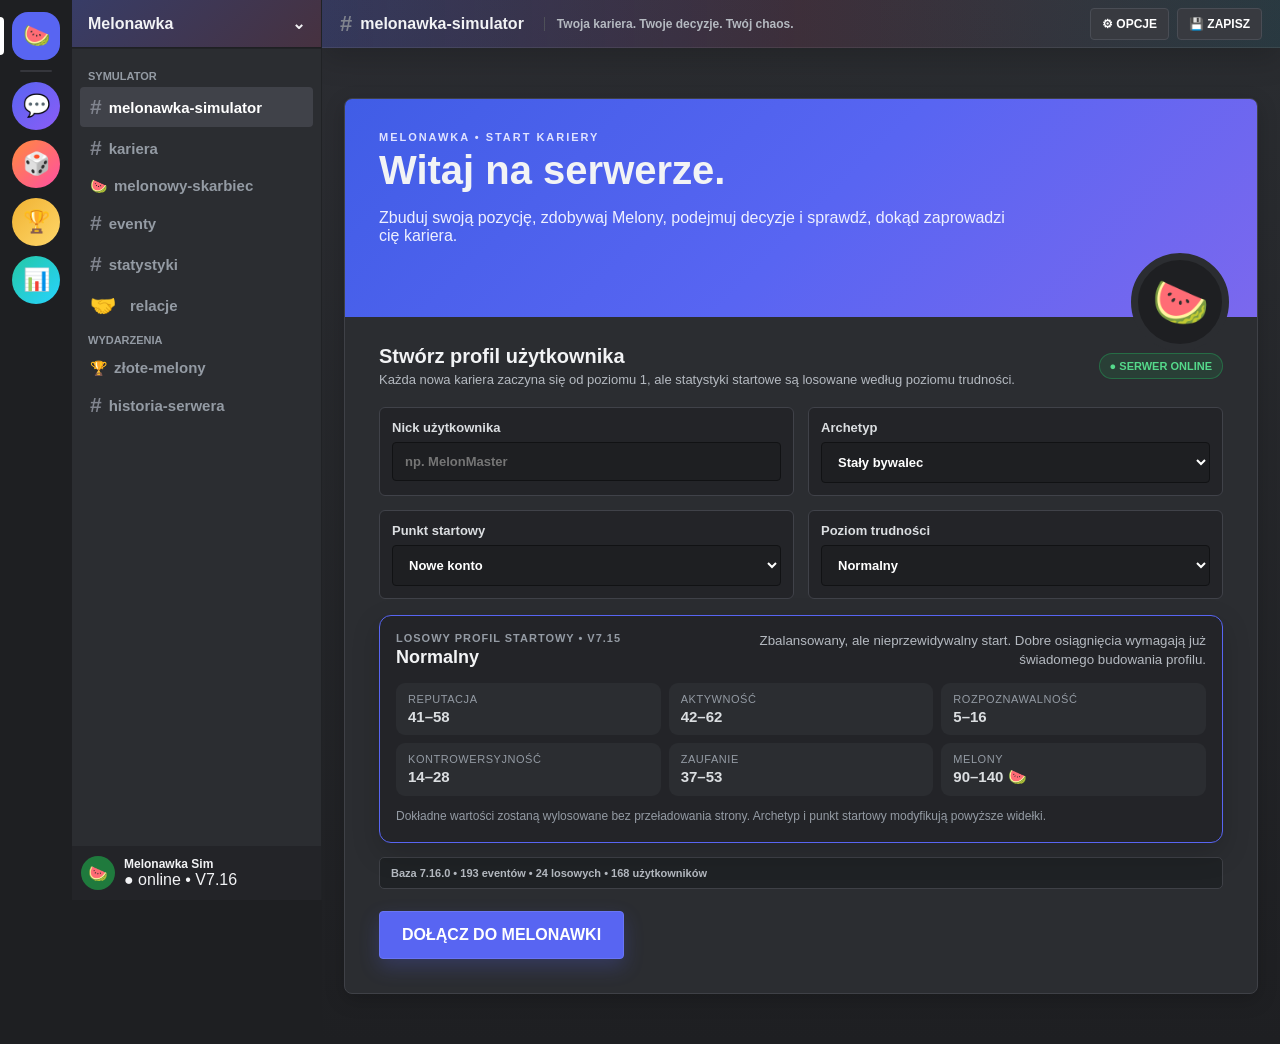
<file: index.html>
<!doctype html>
<html lang="pl">
<head>
<meta charset="utf-8"><meta name="viewport" content="width=device-width,initial-scale=1">
<meta name="theme-color" content="#313338">
<title>Melonawka Użytkownik Simulator</title>
<link rel="canonical" href="https://melonawkasimulator.pl/">
<meta property="og:url" content="https://melonawkasimulator.pl/">
<meta property="og:title" content="Melonawka Użytkownik Simulator">
<meta property="og:type" content="website">
<link rel="manifest" href="manifest.json">
<link rel="icon" href="icon.svg" type="image/svg+xml">
<link rel="stylesheet" href="styles-v7.css?v=7.16.0">
<link rel="stylesheet" href="discord-v74.css?v=7.16.0">
<link rel="stylesheet" href="discord-nav-v75.css?v=7.16.0">
<link rel="stylesheet" href="game-options-v77.css?v=7.16.0">
<link rel="stylesheet" href="achievements-v78.css?v=7.16.0">
<link rel="stylesheet" href="start-balance-v79.css?v=7.16.0">
<link rel="stylesheet" href="color-v710.css?v=7.16.0">
<link rel="stylesheet" href="gala-fix-v711.css?v=7.16.0">
<link rel="stylesheet" href="gala-fix-v712.css?v=7.16.0">
<link rel="stylesheet" href="relations-v715.css?v=7.16.0">
</head>
<body>
<div class="discord-shell">
  <nav class="server-rail" aria-label="Serwery">
    <div class="server-icon active" title="Melonawka">🍉</div>
    <div class="server-divider"></div>
    <div class="server-icon" title="Społeczność">💬</div>
    <div class="server-icon" title="Eventy">🎲</div>
    <div class="server-icon" title="Złote Melony">🏆</div>
    <div class="server-icon" title="Statystyki">📊</div>
  </nav>

  <aside class="channel-sidebar">
    <div class="server-title"><span>Melonawka</span><span>⌄</span></div>
    <div class="channels">
      <div class="channel-group">Symulator</div>
      <div class="channel active">melonawka-simulator</div>
      <div class="channel">kariera</div>
      <div class="channel wallet">melonowy-skarbiec</div>
      <div class="channel">eventy</div>
      <div class="channel">statystyki</div>
      <div class="channel-group">Wydarzenia</div>
      <div class="channel special">złote-melony</div>
      <div class="channel">historia-serwera</div>
    </div>
    <div class="discord-userbar"><div class="mini-avatar">🍉</div><div class="mini-user"><strong>Melonawka Sim</strong><div class="version-v716">● online • V7.16</div></div></div>
  </aside>

  <main class="discord-main">
    <header class="discord-topbar">
      <div class="channel-title"><span class="hash">#</span><span>melonawka-simulator</span><span class="channel-desc">Twoja kariera. Twoje decyzje. Twój chaos.</span></div>
      <div class="discord-actions"><button class="btn small" id="optionsBtn">⚙ OPCJE</button><button class="btn small" id="saveBtn">💾 ZAPISZ</button></div>
    </header>

    <div class="app">
      <section id="startScreen" class="start panel">
        <div class="discord-hero"><div class="eyebrow">MELONAWKA • START KARIERY</div><h2>Witaj na serwerze.</h2><p>Zbuduj swoją pozycję, zdobywaj Melony, podejmuj decyzje i sprawdź, dokąd zaprowadzi cię kariera.</p></div>
        <div class="start-inner">
          <div class="welcome-row"><div><h3>Stwórz profil użytkownika</h3><p>Każda nowa kariera zaczyna się od poziomu 1, ale statystyki startowe są losowane według poziomu trudności.</p></div><div class="online-pill">● SERWER ONLINE</div></div>
          <div class="form-grid">
            <label>Nick użytkownika<input id="nicknameInput" maxlength="28" placeholder="np. MelonMaster"></label>
            <label>Archetyp<select id="archetypeInput"><option value="lurker">Cichy obserwator</option><option value="regular" selected>Stały bywalec</option><option value="memer">Memiarz</option><option value="debater">Dyskutant</option><option value="helper">Pomocny użytkownik</option></select></label>
            <label>Punkt startowy<select id="startPointInput"><option value="fresh" selected>Nowe konto</option><option value="known">Znajomy ekipy (bonus społeczny)</option><option value="veteran">Powrót po przerwie (bonus społeczny)</option></select></label>
            <label>Poziom trudności<select id="difficultyInput"><option value="easy">Luźny</option><option value="normal" selected>Normalny</option><option value="hard">Melonawka Hardcore</option></select></label>
          </div>
          <div id="startBalancePreviewV79" class="start-balance-v79 start-balance-v715" aria-live="polite"></div>
          <div class="db-status" id="dbStatusStart">Ładowanie bazy eventów…</div>
          <button class="btn primary big" id="startBtn" disabled>DOŁĄCZ DO MELONAWKI</button>
        </div>
      </section>

      <section id="gameScreen" class="hidden">
      <div class="grid">
        <aside class="col">
          <div class="panel profile"><div class="avatar">🍉</div><h2 id="profileNick">Użytkownik</h2><div class="role" id="profileRole">NOWICJUSZ</div>
            <div class="numbers"><div><span>LVL</span><strong id="levelValue">1</strong></div><div><span>STAŻ</span><strong id="tenureValue">0 tyg.</strong></div><div><span>PUNKTY</span><strong id="scoreValue">0</strong></div></div>
            <div class="level-progress-wrap"><div class="level-progress-head"><span>POSTĘP POZIOMU</span><b id="levelProgressText">0 / 300 XP do poziomu 2</b></div><div class="level-progress"><div id="levelProgressFill"></div></div></div>
            <div class="mini"><div><span>Status</span><b id="statusValue">Aktywny</b></div><div><span>Melony</span><b id="moneyValue">100</b></div><div><span>Seria</span><b id="streakValue">0</b></div></div>
          </div>
          <div class="panel stats"><h3>PARAMETRY UŻYTKOWNIKA</h3><div id="statsBars" class="bars"></div></div>
        </aside>

        <main class="col">
          <div class="panel turn"><div><div class="eyebrow">OKRES • ROK <span id="calendarYearValue">2026</span></div><h2 id="turnTitle">TYDZIEŃ 1</h2><p id="turnSubtitle">Pierwszy tydzień na Melonawce</p></div><button class="btn primary" id="nextEventBtn">LOSUJ EVENT</button></div>
          <div class="panel event" id="eventCard"><div class="category" id="eventCategory">START</div><h2 id="eventTitle">Wszystko przed tobą.</h2><p id="eventDescription">Kliknij „Losuj event”, aby rozpocząć historię użytkownika.</p><div id="choiceGrid" class="choices" style="grid-template-columns:repeat(2,minmax(0,1fr))"></div><div id="eventResult" class="result hidden"></div></div>
          <div class="panel history"><div class="section-head"><div><div class="eyebrow">HISTORIA</div><h3>Twoja Melonawka</h3></div><button class="btn small" id="clearHistoryBtn">WYCZYŚĆ</button></div><div id="historyList" class="history-list"></div></div>
        </main>

        <aside class="col side">
          <div class="panel summary"><div class="eyebrow">BILANS KARIERY</div><div class="summary-grid"><div><span>Eventy</span><strong id="eventsCount">0</strong></div><div><span>Pozytywne</span><strong id="goodChoices">0</strong></div><div><span>Negatywne</span><strong id="badChoices">0</strong></div><div><span>Zdarzenia losowe</span><strong id="autoEventsCount">0</strong></div><div><span>Najwyższy LVL</span><strong id="bestLevel">1</strong></div></div></div>
          <div class="panel milestones"><h3>OSIĄGNIĘCIA</h3><div id="milestonesList" class="milestones-list"></div></div>
          <div class="panel career-goals"><h3>MOŻLIWE ZAKOŃCZENIA</h3><div class="goal moderator"><b>🛡️ ZOSTAJESZ MODERATOREM</b><span>LVL 10+, reputacja 75+, zaufanie 80+, kontrowersyjność maks. 35 i co najmniej 26 tygodni. Od V7.14 każdy kolejny poziom wymaga większej liczby XP.</span></div><div class="goal ban"><b>🔨 DOSTAJESZ BANA!</b><span>Reputacja lub zaufanie spada do 3 albo kontrowersyjność dobija do 98.</span></div></div>
          <div class="panel golden-melons-card"><div class="eyebrow">COROCZNA GALA</div><h3>🏆 ZŁOTE MELONY</h3><div class="gala-year">Edycja <strong id="goldenMelonsYear">2026</strong></div><p id="goldenMelonsStatus">Gala uruchomi się automatycznie w 52. tygodniu.</p><button class="btn wide gold" id="goldenMelonsBtn">PODGLĄD GALI</button></div>
          <div class="panel quick"><h3>SZYBKIE AKCJE</h3><div class="db-status" id="dbStatusGame">Ładowanie bazy eventów…</div><button class="btn wide" id="exportSaveBtn">⬇ EKSPORTUJ ZAPIS</button><label class="btn wide filebtn">⬆ IMPORTUJ ZAPIS<input type="file" id="importSaveInput" accept=".json"></label><button class="btn wide danger" id="newCareerBtn">↻ NOWA KARIERA</button></div>
        </aside>
      </div>
      </section>
    </div>
  </main>
</div>

<div id="optionsModal" class="modal hidden"><div class="modal-window"><div class="modal-head"><div><div class="eyebrow">USTAWIENIA</div><h2>Opcje i zapis</h2></div><button class="close" data-close="optionsModal">×</button></div><div id="v77OptionsMount"></div></div></div>

<div id="goldenMelonsModal" class="modal hidden"><div class="modal-window gala-window"><div class="modal-head"><div><div class="eyebrow">GALA OD 2026 ROKU</div><h2>🏆 Złote Melony <span id="galaModalYear">2026</span></h2></div><button class="close" data-close="goldenMelonsModal">×</button></div><div class="gala-layout">
  <section><h3>UŻYTKOWNICY SERWERA</h3><p class="gala-help">Lista jest wczytywana automatycznie z pliku <code>data/users.txt</code>. Jeden nick = jedna linia. Nick aktywnej kariery uczestniczy w gali także wtedy, gdy nie ma go na tej liście.</p><div id="galaUsersList" class="gala-users-list"></div></section>
  <section><h3>KATEGORIE ZŁOTYCH MELONÓW</h3><div id="galaResults" class="gala-results"><div class="hint">W 52. tygodniu gala uruchomi się automatycznie i rozstrzygnie wszystkie kategorie.</div></div><p class="gala-once-note">Każda kategoria otrzymuje 3 nominowanych i jednego zwycięzcę. Wyniki są sortowane malejąco, a pierwsze miejsce jest zwycięzcą. Aktywny gracz zawsze jest w puli kandydatów. Podczas jednej gali ta sama osoba może wygrać maksymalnie jedną kategorię.</p></section>
</div></div></div>

<div id="endingModal" class="modal hidden"><div class="modal-window ending-window"><div class="ending-icon" id="endingIcon">🏁</div><div class="eyebrow">KONIEC KARIERY</div><h2 id="endingTitle">KARIERA ZAKOŃCZONA</h2><p id="endingText"></p><button class="btn primary big" id="endingNewCareerBtn">ROZPOCZNIJ NOWĄ KARIERĘ OD POZIOMU 1</button></div></div>
<div id="toast" class="toast hidden"></div>
<script src="game-options-v77.js?v=7.16.0"></script>
<script src="app-v714.js?v=7.16.0"></script>
<script src="melon-economy-v716.js?v=7.16.0"></script>
<script src="discord-nav-v75.js?v=7.16.0"></script>
<script src="users-live-v751.js?v=7.16.0"></script>
<script src="achievements-v79.js?v=7.16.0"></script>
<script src="start-balance-v715.js?v=7.16.0"></script>
<script src="v716-systems.js?v=7.16.0"></script>
<script src="relations-v715.js?v=7.16.0"></script>
<script src="gala-fix-v712.js?v=7.16.0"></script>
<script src="gala-sync-v714.js?v=7.16.0"></script>
</body></html>
</file>
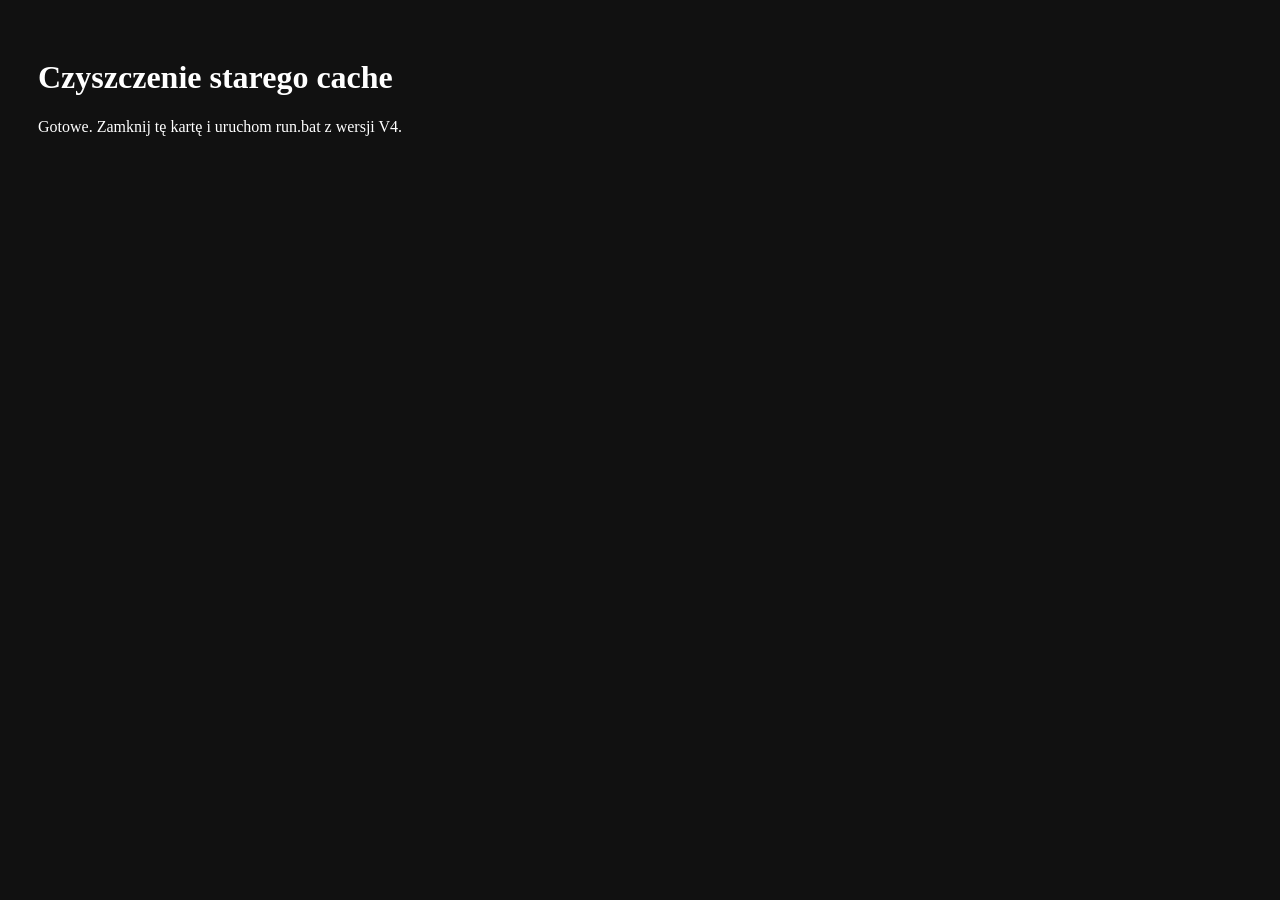
<file: wyczysc-cache.html>
<!doctype html><html lang="pl"><meta charset="utf-8"><title>Czyszczenie cache Melonawka</title><body style="font-family:Segoe UI;background:#111;color:white;padding:30px"><h1>Czyszczenie starego cache</h1><p id="s">Trwa...</p><script>(async()=>{try{for(const r of await navigator.serviceWorker.getRegistrations())await r.unregister();for(const k of await caches.keys())await caches.delete(k);document.getElementById('s').textContent='Gotowe. Zamknij tę kartę i uruchom run.bat z wersji V4.'}catch(e){document.getElementById('s').textContent='Błąd: '+e}})()</script></body></html>
</file>
<file: styles-v7.css>
:root{--bg:#0d0b10;--panel:#17131b;--panel2:#201822;--text:#f7f2f7;--muted:#ad9fad;--accent:#ff5a8a;--green:#76e06d;--danger:#d95362;--line:#3a2c3d;--shadow:0 18px 45px rgba(0,0,0,.35)}
*{box-sizing:border-box}html,body{margin:0;min-height:100%;background:radial-gradient(circle at 20% 10%,rgba(255,90,138,.14),transparent 32%),radial-gradient(circle at 85% 20%,rgba(118,224,109,.12),transparent 28%),linear-gradient(180deg,#0a080d,#100c12 45%,#09070b);color:var(--text);font-family:Segoe UI,Arial,sans-serif}
button,input,select,textarea{font:inherit}.hidden{display:none!important}.app{max-width:1720px;margin:auto;padding:18px}.topbar{display:flex;justify-content:space-between;align-items:center;gap:20px;padding:15px 18px;border:1px solid #4b3344;background:rgba(20,14,21,.9);box-shadow:var(--shadow);position:sticky;top:8px;z-index:10;backdrop-filter:blur(12px)}.brand{display:flex;align-items:center;gap:14px}.brand-logo{width:50px;height:50px;border-radius:14px;display:grid;place-items:center;background:#161016;border:1px solid #5c4052;font-size:29px}.brand h1{font-size:23px;margin:0}.subtitle{font-size:12px;color:var(--muted);margin-top:3px}.actions{display:flex;gap:8px;flex-wrap:wrap}
.panel{background:linear-gradient(180deg,rgba(29,22,31,.96),rgba(18,14,20,.96));border:1px solid var(--line);box-shadow:var(--shadow)}.btn{border:1px solid #5a4354;background:linear-gradient(180deg,#2a202c,#1a151c);color:#fff;padding:10px 14px;font-weight:800;cursor:pointer}.btn:hover{filter:brightness(1.13);border-color:#8c617b}.btn.primary{background:linear-gradient(135deg,#f34f82,#bd315f);border-color:#ff76a1}.btn.green{background:linear-gradient(135deg,#348d56,#246841);border-color:#63dc8b}.btn.danger{background:linear-gradient(135deg,#9b263a,#6f1b29);border-color:#c54a5e}.btn.small{padding:8px 11px;font-size:12px}.btn.wide{width:100%;margin-top:8px}.btn.big{padding:14px 22px;margin-top:22px}
.start{max-width:900px;margin:60px auto;padding:34px}.eyebrow{font-size:11px;color:var(--accent);font-weight:900;letter-spacing:.18em}.start h2{font-size:38px;margin:5px 0 8px}.lead{color:#c6bac7}.form-grid{display:grid;grid-template-columns:repeat(2,minmax(0,1fr));gap:14px;margin-top:20px}.form-grid.two{grid-template-columns:repeat(2,minmax(0,1fr))}.span2{grid-column:span 2}label{display:flex;flex-direction:column;gap:7px;color:#d8ccd9;font-size:13px;font-weight:700}input,select,textarea{width:100%;border:1px solid #4a394b;background:#0f0c11;color:#fff;padding:11px 12px;outline:none}input:focus,select:focus,textarea:focus{border-color:var(--accent);box-shadow:0 0 0 3px rgba(255,90,138,.12)}textarea{resize:vertical}
.grid{display:grid;grid-template-columns:300px minmax(560px,1fr) 310px;gap:14px;margin-top:14px}.col{display:flex;flex-direction:column;gap:14px}.profile{padding:22px;text-align:center}.avatar{width:92px;height:92px;border-radius:50%;display:grid;place-items:center;margin:0 auto 12px;background:#101713;border:3px solid #4aa75b;font-size:46px}.profile h2{margin:0;font-size:25px}.role{display:inline-block;margin-top:7px;padding:5px 9px;border:1px solid #6a4b62;color:#ff8bb0;font-size:11px;font-weight:900}.numbers{display:grid;grid-template-columns:repeat(3,1fr);gap:8px;margin:20px 0 16px}.numbers div{background:#100d12;border:1px solid #352a38;padding:11px 4px}.numbers span{display:block;color:#8f7f90;font-size:9px;font-weight:900}.numbers strong{font-size:20px}.mini{display:grid;gap:7px;text-align:left}.mini div{display:flex;justify-content:space-between;border-bottom:1px solid #342a36;padding:6px 2px}.mini span{color:#99899a;font-size:12px}.mini b{font-size:12px}
.stats,.summary,.milestones,.quick,.history{padding:16px}.stats h3,.milestones h3,.quick h3{font-size:13px;margin:0 0 13px}.bars{display:flex;flex-direction:column;gap:12px}.barhead{display:flex;justify-content:space-between;font-size:12px;margin-bottom:5px}.barhead span{color:#a99aaa}.bar{height:8px;background:#0a080b;border:1px solid #2c232d;overflow:hidden}.bar div{height:100%;background:linear-gradient(90deg,#ff527f,#ff9b69);transition:width .35s}.greenbar .bar div{background:linear-gradient(90deg,#3da85c,#86e368)}.bluebar .bar div{background:linear-gradient(90deg,#577bd9,#72c4e8)}
.turn{display:flex;justify-content:space-between;align-items:center;padding:18px 20px}.turn h2{margin:4px 0 3px;font-size:26px}.turn p{margin:0;color:var(--muted);font-size:13px}.event{padding:28px;min-height:300px;position:relative;overflow:hidden}.category{display:inline-block;padding:5px 8px;background:#301926;border:1px solid #69354e;color:#ff8caf;font-size:10px;font-weight:900}.event h2{font-size:30px;margin:18px 0 10px}.event>p{color:#c9beca;line-height:1.6}.choices{display:grid;grid-template-columns:repeat(3,minmax(0,1fr));gap:12px;margin-top:24px}.choice{padding:18px;text-align:left;background:#100d12;border:1px solid #4e394b;color:#fff;cursor:pointer}.choice:hover{border-color:#ff668f;background:#21141d}.choice strong{display:block;color:#ff739c;margin-bottom:6px}.choice span{color:#b7abb8;font-size:12px}.result{white-space:pre-line;margin-top:22px;padding:15px;background:#101710;border:1px solid #355538;color:#c9edcd}
.section-head{display:flex;justify-content:space-between;align-items:center}.history-list{margin-top:13px;display:flex;flex-direction:column;gap:7px;max-height:390px;overflow:auto}.entry{display:grid;grid-template-columns:80px 1fr auto;gap:10px;padding:10px;background:#100d12;border-left:3px solid #554052}.entry.good{border-left-color:#4bad67}.entry.bad{border-left-color:#c94a61}.when{color:#8f8190;font-size:11px}.entry strong{font-size:12px}.detail{color:#a99eaa;font-size:11px;margin-top:3px}.delta{font-size:11px;font-weight:900}.delta.good{color:#69e083}.delta.bad{color:#ff7089}
.summary-grid{display:grid;grid-template-columns:1fr 1fr;gap:7px;margin-top:11px}.summary-grid div{padding:12px 8px;background:#100d12;border:1px solid #352a38}.summary-grid span{font-size:9px;color:#8d7f8e;display:block;text-transform:uppercase}.summary-grid strong{font-size:20px}.milestones-list{display:flex;flex-direction:column;gap:8px}.mile{display:flex;gap:9px;align-items:center;padding:9px;background:#100d12;border:1px solid #322835;font-size:11px;color:#9b8e9d}.mile.done{color:#e9f4ea;border-color:#36553c}.dot{width:10px;height:10px;border-radius:50%;background:#3e3340}.mile.done .dot{background:#64dc7a}
.modal{position:fixed;inset:0;background:rgba(4,3,5,.78);z-index:100;display:grid;place-items:center;padding:24px;backdrop-filter:blur(8px)}.modal-window{width:min(740px,96vw);max-height:92vh;overflow:auto;background:#151117;border:1px solid #5d4459;padding:18px;box-shadow:0 30px 80px rgba(0,0,0,.6)}.modal-window.large{width:min(1380px,98vw)}.modal-head{display:flex;justify-content:space-between;align-items:start;border-bottom:1px solid #392d3b;padding-bottom:13px;margin-bottom:15px}.modal-head h2{margin:3px 0}.close{width:38px;height:38px;border:1px solid #553d50;background:#211821;color:#fff;font-size:24px;cursor:pointer}.editor-layout{display:grid;grid-template-columns:380px 1fr;gap:16px}.list-pane{border-right:1px solid #3b2e3c;padding-right:14px}.toolbar{display:flex;gap:7px;flex-wrap:wrap;margin-bottom:12px}.event-list{display:flex;flex-direction:column;gap:6px;max-height:690px;overflow:auto}.event-item{padding:10px;border:1px solid #352a38;background:#0f0c11;cursor:pointer}.event-item.active,.event-item:hover{border-color:#d44d79;background:#1d1119}.event-item small{color:#857887}.editor h3{font-size:12px;color:#ff83a8;margin:18px 0 9px;border-bottom:1px solid #3a2d3b;padding-bottom:6px}.editor-buttons{display:flex;gap:8px;justify-content:flex-end;align-items:center;margin-top:14px}.switch{display:flex;flex-direction:row;align-items:center;margin-right:auto}.switch input{width:auto}.hint{margin-top:12px;padding:10px;background:#0c0a0e;color:#998d9a;font-size:11px;line-height:1.5}.filebtn{position:relative;overflow:hidden;display:inline-flex}.filebtn input{position:absolute;inset:0;opacity:0;cursor:pointer}.slots{display:grid;grid-template-columns:1fr 1fr;gap:8px}.option{padding:10px 0 17px;border-bottom:1px solid #392c3a}.toast{position:fixed;right:22px;bottom:22px;background:#1f1620;border:1px solid #684a62;padding:13px 16px;z-index:200}
@media(max-width:1150px){.grid{grid-template-columns:250px 1fr}.side{grid-column:1/-1;display:grid;grid-template-columns:repeat(3,1fr)}}@media(max-width:800px){.app{padding:8px}.topbar{position:static;align-items:flex-start}.grid{grid-template-columns:1fr}.side{display:flex}.form-grid,.form-grid.two,.choices,.editor-layout{grid-template-columns:1fr}.span2{grid-column:auto}.list-pane{border-right:0}.entry{grid-template-columns:55px 1fr}}

.level-progress-wrap{margin:0 0 16px;text-align:left}.level-progress-head{display:flex;justify-content:space-between;gap:8px;margin-bottom:6px;font-size:10px;color:#a99aaa}.level-progress-head b{color:#fff;font-size:10px}.level-progress{height:11px;background:#09070b;border:1px solid #403142;overflow:hidden}.level-progress>div{height:100%;width:0;background:linear-gradient(90deg,#ff4f82,#f2c14e);transition:width .35s ease;box-shadow:0 0 12px rgba(255,90,138,.35)}
.entry.neutral{border-left-color:#8b8190}.delta.neutral{color:#c9beca}.ending-window{text-align:center;max-width:680px;padding:38px}.ending-icon{font-size:70px;margin-bottom:12px}.ending-window h2{font-size:34px;margin:8px 0 12px}.ending-window p{color:#c9beca;line-height:1.7;font-size:15px}.choice{min-height:105px}

.career-goals{padding:16px}.career-goals h3{font-size:13px;margin:0 0 12px}.goal{padding:10px;margin-top:8px;background:#100d12;border:1px solid #352a38;display:flex;flex-direction:column;gap:5px}.goal b{font-size:11px}.goal span{font-size:10px;color:#a99aaa;line-height:1.45}.goal.moderator{border-left:3px solid #62d77a}.goal.ban{border-left:3px solid #d95362}

.db-status{margin-top:14px;padding:9px 11px;border:1px solid #36553c;background:#101710;color:#aee8ba;font-size:11px;font-weight:700}.db-status.db-error{border-color:#733444;background:#1b0f13;color:#ff9fb1}.btn:disabled{opacity:.45;cursor:not-allowed;filter:none}

.gold{background:linear-gradient(135deg,#b77816,#e9b93d);border-color:#ffd36c;color:#17100a}.gold:hover{border-color:#ffe49a}.golden-melons-card{padding:16px;border-color:#6a5327;background:linear-gradient(180deg,rgba(39,29,15,.98),rgba(20,16,13,.98))}.golden-melons-card h3{margin:4px 0 8px;color:#f4c95d}.gala-year{font-size:12px;color:#d9c08b}.golden-melons-card p{font-size:11px;color:#aa9c82;line-height:1.5}.gala-window{width:min(1040px,96vw)}.gala-layout{display:grid;grid-template-columns:1fr 1.15fr;gap:18px}.gala-layout section{background:#100d12;border:1px solid #3c303d;padding:15px}.gala-layout h3{margin:0 0 9px;font-size:13px;color:#f4c95d}.gala-help,.gala-once-note{font-size:11px;color:#9f939f;line-height:1.5}.gala-add-row{display:grid;grid-template-columns:1fr auto;gap:8px;margin:12px 0}.gala-users-list{display:flex;flex-direction:column;gap:7px;max-height:360px;overflow:auto}.gala-user{display:flex;justify-content:space-between;align-items:center;gap:8px;padding:9px 10px;background:#0b090d;border:1px solid #332936}.gala-user.player{border-left:3px solid #76e06d}.gala-user span{font-size:12px;font-weight:700}.gala-user small{color:#8e828f}.gala-user button{padding:5px 8px;font-size:10px}.gala-results{min-height:230px;display:flex;flex-direction:column;gap:7px;margin:12px 0}.gala-result-row{display:grid;grid-template-columns:42px 1fr auto;gap:10px;align-items:center;padding:10px;background:#0d0b0f;border:1px solid #352b36}.gala-result-row.winner{border-color:#d4a935;background:#211a0c}.gala-place{font-weight:900;color:#f4c95d}.gala-result-row strong{font-size:13px}.gala-result-row b{font-size:12px;color:#e5cf91}.auto-event-badge{display:inline-block;margin-left:8px;padding:3px 7px;border:1px solid #4978a0;background:#10202d;color:#91c9ef;font-size:9px;font-weight:900;letter-spacing:.08em}.event.auto-event{border-color:#355d78}.event.auto-event .category{background:#10202d;border-color:#365e7a;color:#91c9ef}.entry.automatic{border-left-color:#5fa6d6}.delta.automatic{color:#9ed5f7}
@media(max-width:800px){.gala-layout{grid-template-columns:1fr}.gala-add-row{grid-template-columns:1fr}}
</file>
<file: discord-v74.css>
:root{--discord-bg:#313338;--discord-sidebar:#2b2d31;--discord-rail:#1e1f22;--discord-panel:#232428;--discord-panel2:#2b2d31;--discord-line:#3f4147;--discord-text:#f2f3f5;--discord-muted:#b5bac1;--discord-blurple:#5865f2;--discord-green:#23a559;--melon:#f0b132;--melon-dark:#b7791f}
html,body{background:var(--discord-bg)!important;color:var(--discord-text)!important}
body{overflow-x:hidden}
.discord-shell{min-height:100vh;display:grid;grid-template-columns:72px 250px minmax(0,1fr);background:var(--discord-bg)}
.server-rail{background:var(--discord-rail);padding:12px 0;display:flex;flex-direction:column;align-items:center;gap:10px;position:sticky;top:0;height:100vh;z-index:30}
.server-icon{width:48px;height:48px;border-radius:50%;display:grid;place-items:center;background:#313338;color:#dbdee1;font-size:22px;font-weight:800;border:0;transition:.18s;position:relative}
.server-icon:hover,.server-icon.active{border-radius:16px;background:var(--discord-blurple);color:white}
.server-icon.active:before{content:"";position:absolute;left:-12px;width:4px;height:38px;border-radius:0 4px 4px 0;background:#fff}
.server-divider{width:32px;height:2px;background:#35363c;border-radius:2px}
.channel-sidebar{background:var(--discord-sidebar);height:100vh;position:sticky;top:0;display:flex;flex-direction:column;border-right:1px solid #202225;z-index:20}
.server-title{height:48px;padding:0 16px;display:flex;align-items:center;justify-content:space-between;font-weight:800;border-bottom:1px solid #1f2023;box-shadow:0 1px 0 rgba(0,0,0,.2)}
.channels{padding:14px 8px;flex:1;overflow:auto}
.channel-group{font-size:11px;color:#949ba4;font-weight:800;padding:8px 8px 4px;text-transform:uppercase}
.channel{display:flex;align-items:center;gap:7px;padding:8px 10px;border-radius:4px;color:#949ba4;font-size:15px;font-weight:600;margin:1px 0}.channel:before{content:'#';font-size:21px;color:#80848e}.channel.active{background:#404249;color:#fff}.channel:hover{background:#35373c;color:#dbdee1}.channel.special:before{content:'🏆';font-size:14px}.channel.wallet:before{content:'🍉';font-size:14px}
.discord-userbar{height:54px;background:#232428;display:flex;align-items:center;gap:9px;padding:7px 9px}.mini-avatar{width:34px;height:34px;border-radius:50%;display:grid;place-items:center;background:#1f7a3d}.mini-user{min-width:0}.mini-user strong{display:block;font-size:12px}.mini-user span{font-size:10px;color:#b5bac1}
.discord-main{min-width:0;display:flex;flex-direction:column}.discord-topbar{height:48px;display:flex;align-items:center;justify-content:space-between;padding:0 18px;background:#313338;border-bottom:1px solid #25262a;box-shadow:0 1px 3px rgba(0,0,0,.25);position:sticky;top:0;z-index:15}.channel-title{display:flex;align-items:center;gap:8px;font-weight:800}.channel-title .hash{color:#80848e;font-size:22px}.channel-desc{font-size:12px;color:#b5bac1;margin-left:12px;padding-left:12px;border-left:1px solid #4e5058}.discord-actions{display:flex;gap:8px}.discord-actions .btn{background:#383a40;border-color:#4a4d55;border-radius:4px}.discord-actions .btn:hover{background:#4e5058}
.discord-main .app{max-width:none!important;margin:0!important;padding:22px!important;width:100%}.panel{border-radius:8px!important;background:var(--discord-panel)!important;border:1px solid var(--discord-line)!important;box-shadow:0 6px 20px rgba(0,0,0,.18)!important}.start{max-width:980px!important;margin:28px auto!important;padding:0!important;overflow:hidden;background:#2b2d31!important}.discord-hero{background:linear-gradient(135deg,#405de6 0%,#5865f2 52%,#7b68ee 100%);padding:32px 34px 56px;position:relative}.discord-hero:after{content:'🍉';position:absolute;right:28px;bottom:-34px;width:84px;height:84px;border-radius:50%;display:grid;place-items:center;background:#1e1f22;border:7px solid #2b2d31;font-size:46px}.discord-hero .eyebrow{color:#dfe2ff}.discord-hero h2{font-size:40px;margin:5px 0 8px}.discord-hero p{max-width:650px;color:#eef0ff}.start-inner{padding:28px 34px 34px}.welcome-row{display:flex;align-items:center;justify-content:space-between;gap:16px;margin-bottom:18px}.welcome-row h3{margin:0;font-size:20px}.welcome-row p{margin:4px 0 0;color:#b5bac1;font-size:13px}.online-pill{padding:6px 10px;border-radius:999px;background:rgba(35,165,89,.15);color:#55d98b;border:1px solid rgba(35,165,89,.45);font-size:11px;font-weight:800}.form-grid label{background:#232428;border:1px solid #404249;padding:12px;border-radius:6px;color:#dbdee1}.form-grid input,.form-grid select{background:#1e1f22!important;border:1px solid #111214!important;border-radius:4px!important}.btn{border-radius:4px!important}.btn.primary{background:var(--discord-blurple)!important;border-color:#6975f5!important}.btn.primary:hover{background:#4752c4!important}.btn.green{background:var(--discord-green)!important}.db-status{border-radius:5px!important;background:#1f2225!important;border-color:#3f4147!important;color:#b5bac1!important}.grid{gap:16px!important}.profile{background:linear-gradient(180deg,#2b2d31,#232428)!important}.avatar{background:#1f7a3d!important;border-color:#23a559!important}.role{border-radius:4px!important;background:rgba(88,101,242,.15);border-color:#5865f2!important;color:#c7ccff!important}.numbers div,.summary-grid div,.goal,.mile,.entry{border-radius:5px;background:#1e1f22!important;border-color:#3f4147!important}.bar{background:#111214!important;border-color:#111214!important;border-radius:4px}.event{background:#2b2d31!important}.category{border-radius:4px!important;background:rgba(88,101,242,.15)!important;border-color:#5865f2!important;color:#c7ccff!important}.choice{border-radius:7px!important;background:#232428!important;border-color:#4e5058!important}.choice:hover{background:#2f3136!important;border-color:#747fef!important;transform:translateY(-1px)}.choice strong{color:#fff!important}.choice span{color:#b5bac1!important}.result{border-radius:6px!important;background:#1f2a23!important;border-color:#2f7f4f!important}.golden-melons-card{background:linear-gradient(180deg,#322913,#282116)!important;border-color:#665522!important}.golden-melons-card h3{color:#f0b132!important}.gold{background:linear-gradient(135deg,#f0b132,#c98a22)!important;border-color:#f6c65a!important;color:#201708!important}.modal{background:rgba(0,0,0,.72)!important}.modal-window{border-radius:10px!important;background:#2b2d31!important;border-color:#4e5058!important}.toast,.melon-economy-toast{border-radius:6px;background:#111214!important;border:1px solid #4e5058!important;color:#f2f3f5!important}
.melon-boost-panel{margin-top:18px;padding:14px;border:1px solid #5d5225;border-radius:8px;background:linear-gradient(135deg,rgba(240,177,50,.10),rgba(35,36,40,.96));box-shadow:inset 0 0 0 1px rgba(255,255,255,.02)}.melon-boost-copy{display:flex;align-items:center;justify-content:space-between;gap:12px;margin-bottom:12px}.melon-boost-copy strong{display:block;font-size:14px}.melon-boost-kicker{display:block;font-size:10px;color:#f0b132;font-weight:900;letter-spacing:.12em;margin-bottom:4px}.melon-wallet{padding:7px 10px;background:#1e1f22;border:1px solid #4d4527;border-radius:5px;color:#d8d3c2;font-size:12px}.melon-wallet b{color:#f0b132;font-size:15px}.melon-boost-options{display:grid;grid-template-columns:repeat(4,minmax(0,1fr));gap:8px}.melon-boost-btn{padding:10px;border-radius:5px;border:1px solid #4e5058;background:#1e1f22;color:#dbdee1;cursor:pointer;text-align:left}.melon-boost-btn strong,.melon-boost-btn span{display:block}.melon-boost-btn strong{font-size:12px}.melon-boost-btn span{font-size:10px;color:#f0b132;margin-top:4px}.melon-boost-btn.active{border-color:#f0b132;background:#3a311d;box-shadow:0 0 0 1px rgba(240,177,50,.25)}.melon-boost-btn:disabled{opacity:.35;cursor:not-allowed}.melon-boost-note{font-size:10px;color:#949ba4;margin-top:8px}.melon-odds-preview{margin-top:10px;padding:8px;border-radius:4px;background:rgba(240,177,50,.08);border:1px solid rgba(240,177,50,.25);font-size:11px;color:#d7d3c7}.melon-odds-preview b{color:#f0b132}.melon-odds-preview small{color:#949ba4}.melon-economy-toast{position:fixed;right:24px;bottom:24px;padding:12px 15px;z-index:999;opacity:0;transform:translateY(10px);pointer-events:none;transition:.2s}.melon-economy-toast.show{opacity:1;transform:translateY(0)}
@media(max-width:1250px){.discord-shell{grid-template-columns:64px 210px minmax(0,1fr)}.channel-sidebar{font-size:13px}.discord-main .app{padding:14px!important}.melon-boost-options{grid-template-columns:repeat(2,1fr)}}
@media(max-width:900px){.discord-shell{grid-template-columns:56px minmax(0,1fr)}.channel-sidebar{display:none}.server-rail{width:56px}.server-icon{width:42px;height:42px}.discord-topbar{padding:0 10px}.channel-desc{display:none}.discord-main .app{padding:8px!important}.discord-hero{padding:24px 22px 52px}.start-inner{padding:22px}.melon-boost-copy{align-items:flex-start;flex-direction:column}.melon-boost-options{grid-template-columns:1fr 1fr}}
@media(max-width:560px){.discord-shell{display:block}.server-rail{display:none}.discord-topbar{position:static}.discord-actions .btn{padding:7px 8px}.start{margin:8px auto!important}.discord-hero h2{font-size:30px}.welcome-row{align-items:flex-start;flex-direction:column}.melon-boost-options{grid-template-columns:1fr}}
</file>
<file: discord-nav-v75.css>
.nav-clickable{cursor:pointer;user-select:none;transition:background .16s ease,color .16s ease,transform .16s ease,border-radius .16s ease}.nav-clickable:focus-visible{outline:2px solid #5865f2;outline-offset:2px}.server-icon.nav-clickable:hover{background:#5865f2;color:#fff;border-radius:16px;transform:translateY(-1px)}.channel.nav-clickable:hover{background:#35373c;color:#f2f3f5}.channel.wallet.nav-clickable:hover{background:rgba(35,165,90,.13);color:#7ee2a8}.channel.special.nav-clickable:hover{background:rgba(240,178,50,.12);color:#ffd978}.career-hub{position:fixed;inset:0;z-index:1200;display:flex;align-items:center;justify-content:center;padding:28px}.career-hub.hidden{display:none}.career-hub-backdrop{position:absolute;inset:0;background:rgba(0,0,0,.72);backdrop-filter:blur(5px)}.career-hub-window{position:relative;width:min(980px,95vw);max-height:88vh;overflow:hidden;border:1px solid #3f4147;background:#313338;border-radius:18px;box-shadow:0 28px 80px rgba(0,0,0,.55);color:#dbdee1}.career-hub-head{display:flex;align-items:center;justify-content:space-between;padding:20px 24px;border-bottom:1px solid #3f4147;background:#2b2d31}.career-hub-head h2{margin:4px 0 0;color:#f2f3f5;font-size:24px}.career-hub-head .eyebrow{color:#949ba4}.hub-close{width:38px;height:38px;border:0;border-radius:10px;background:#383a40;color:#b5bac1;font-size:28px;cursor:pointer}.hub-close:hover{background:#da373c;color:#fff}.career-hub-body{max-height:calc(88vh - 82px);overflow:auto;padding:24px}.hub-hero{display:flex;align-items:center;gap:16px;padding:18px;border:1px solid #404249;border-radius:14px;background:#2b2d31}.hub-avatar{width:58px;height:58px;border-radius:50%;display:grid;place-items:center;background:#1e1f22;font-size:30px}.hub-hero h3{margin:0 0 4px;color:#f2f3f5;font-size:21px}.hub-hero p{margin:0;color:#b5bac1}.hub-wallet{margin-left:auto;padding:10px 14px;border-radius:12px;background:rgba(35,165,90,.13);border:1px solid rgba(35,165,90,.35);color:#9ee7bc;font-size:18px;font-weight:800}.hub-cards{display:grid;grid-template-columns:repeat(4,minmax(0,1fr));gap:12px;margin-top:16px}.hub-card{padding:15px;border-radius:12px;background:#2b2d31;border:1px solid #404249}.hub-card span{display:block;color:#949ba4;font-size:12px;text-transform:uppercase;font-weight:700}.hub-card b{display:block;margin-top:6px;color:#f2f3f5;font-size:23px}.hub-card.good b{color:#57f287}.hub-card.bad b{color:#ed4245}.hub-section-title{margin:24px 0 10px;color:#f2f3f5;font-size:15px;text-transform:uppercase;letter-spacing:.04em}.career-checks{display:grid;gap:8px}.career-check{display:grid;grid-template-columns:28px 1fr auto;gap:10px;align-items:center;padding:11px 12px;border-radius:10px;background:#2b2d31;border:1px solid #404249;color:#b5bac1}.career-check.done{border-color:rgba(35,165,90,.42);background:rgba(35,165,90,.08)}.career-check.done>span{color:#57f287}.career-check strong{font-size:13px}.career-check b{font-size:12px;color:#f2f3f5}.career-stat-list{display:grid;gap:9px}.career-stat-list>div{display:grid;grid-template-columns:150px 1fr 40px;align-items:center;gap:12px;font-size:13px}.career-stat-list span{color:#b5bac1}.career-stat-list b{text-align:right;color:#f2f3f5}.mini-progress{height:8px;border-radius:99px;background:#1e1f22;overflow:hidden}.mini-progress i{display:block;height:100%;border-radius:99px;background:#5865f2}.shop-wallet{display:flex;align-items:center;justify-content:space-between;gap:20px;padding:18px;border-radius:14px;background:linear-gradient(135deg,#1f5134,#253a31);border:1px solid #39734d}.shop-wallet span{display:block;color:#a9daba;font-size:12px;font-weight:700;text-transform:uppercase}.shop-wallet strong{display:block;margin-top:5px;color:#fff;font-size:27px}.shop-wallet p{max-width:440px;margin:0;color:#bad3c2;font-size:13px}.shop-grid{display:grid;grid-template-columns:repeat(2,minmax(0,1fr));gap:12px;margin-top:16px}.shop-item{display:grid;grid-template-columns:48px 1fr auto;align-items:center;gap:12px;padding:14px;border-radius:13px;background:#2b2d31;border:1px solid #404249}.shop-icon{width:44px;height:44px;border-radius:12px;display:grid;place-items:center;background:#1e1f22;font-size:22px}.shop-info h3{margin:0 0 5px;color:#f2f3f5;font-size:14px}.shop-info p{margin:0;color:#949ba4;font-size:12px}.shop-buy{min-width:84px;border:0;border-radius:9px;background:#248046;color:#fff;padding:8px 10px;cursor:pointer}.shop-buy span,.shop-buy b{display:block}.shop-buy span{font-size:12px}.shop-buy b{margin-top:2px;font-size:10px}.shop-buy:hover:not(:disabled){background:#1a6334}.shop-buy:disabled{background:#3f4147;color:#777d86;cursor:not-allowed}.hub-note,.history-summary{margin-top:16px;padding:11px 13px;border-radius:10px;background:#2b2d31;color:#949ba4;font-size:12px}.category-list{display:grid;grid-template-columns:repeat(2,minmax(0,1fr));gap:8px}.category-list>div{display:flex;justify-content:space-between;padding:10px 12px;border-radius:9px;background:#2b2d31;border:1px solid #404249;color:#b5bac1}.category-list b{color:#f2f3f5}.stats-big{display:grid;grid-template-columns:repeat(4,minmax(0,1fr));gap:12px}.stats-big>div{padding:16px;border-radius:12px;background:#2b2d31;border:1px solid #404249}.stats-big span,.stats-big small{display:block;color:#949ba4}.stats-big strong{display:block;margin:6px 0;color:#f2f3f5;font-size:28px}.hub-history{display:grid;gap:8px}.hub-history-row{display:grid;grid-template-columns:48px 1fr minmax(80px,auto);gap:12px;align-items:center;padding:11px;border-radius:10px;background:#2b2d31;border:1px solid #404249}.hub-week{color:#949ba4;font-size:11px;font-weight:800}.hub-history-row strong{color:#f2f3f5;font-size:13px}.hub-history-row p{margin:3px 0 0;color:#949ba4;font-size:11px}.hub-history-row>b{font-size:11px;color:#b5bac1;text-align:right}.hub-history-row>b.positive{color:#57f287}.hub-history-row>b.negative{color:#ed4245}.hub-empty{text-align:center;padding:40px 15px}.hub-empty-icon{font-size:52px}.hub-empty h3{color:#f2f3f5;margin:12px 0 6px}.hub-empty p{color:#949ba4}.nav-toast{position:fixed;left:50%;bottom:28px;z-index:1500;transform:translate(-50%,18px);opacity:0;padding:11px 16px;border-radius:10px;background:#111214;color:#f2f3f5;box-shadow:0 10px 40px rgba(0,0,0,.45);pointer-events:none;transition:.18s}.nav-toast.show{transform:translate(-50%,0);opacity:1}@media(max-width:800px){.career-hub{padding:12px}.hub-cards,.stats-big,.shop-grid{grid-template-columns:repeat(2,minmax(0,1fr))}.shop-wallet{align-items:flex-start;flex-direction:column}.career-stat-list>div{grid-template-columns:115px 1fr 35px}.hub-history-row{grid-template-columns:38px 1fr}.hub-history-row>b{grid-column:2;text-align:left}}
</file>
<file: game-options-v77.css>
.v77-options-window{width:min(980px,94vw);max-height:90vh;overflow:auto}.v77-option-section{padding:18px 0;border-top:1px solid #3f4147}.v77-option-section:first-child{border-top:0}.v77-section-head{display:flex;align-items:center;justify-content:space-between;gap:12px;margin-bottom:14px}.v77-section-head h3{margin:2px 0 0}.v77-kicker{font-size:11px;font-weight:800;letter-spacing:.12em;color:#949ba4}.v77-option-grid{display:grid;grid-template-columns:repeat(2,minmax(0,1fr));gap:10px}.v77-setting{display:flex;align-items:center;justify-content:space-between;gap:14px;padding:13px 14px;border:1px solid #3f4147;border-radius:10px;background:#2b2d31}.v77-setting span{display:flex;flex-direction:column;gap:4px}.v77-setting small{color:#949ba4;line-height:1.35}.v77-setting select{min-width:132px;background:#1e1f22;color:#dbdee1;border:1px solid #4e5058;border-radius:7px;padding:8px}.v77-setting input[type=checkbox]{width:20px;height:20px;accent-color:#5865f2}.v77-slots{display:grid;gap:9px}.v77-slot{display:flex;align-items:center;justify-content:space-between;gap:14px;padding:12px 13px;border:1px solid #3f4147;border-radius:10px;background:#2b2d31}.v77-slot>div:first-child{display:flex;flex-direction:column;gap:4px}.v77-slot span{font-size:12px;color:#949ba4}.v77-slot.empty{opacity:.82}.v77-slot-actions{display:flex;gap:7px;flex-wrap:wrap;justify-content:flex-end}.v77-backup{margin-top:12px;display:flex;align-items:center;justify-content:space-between;gap:12px;padding:12px 13px;border-radius:10px;background:#232428;border:1px dashed #4e5058}.v77-backup>div{display:flex;flex-direction:column;gap:3px}.v77-backup span,.v77-note,.v77-options-footer span{font-size:12px;color:#949ba4}.v77-note{margin:10px 2px 0}.v77-options-footer{display:flex;justify-content:space-between;align-items:center;gap:12px;padding-top:14px;border-top:1px solid #3f4147}.v77-decision-timer{margin:10px 0 12px;padding:10px 12px;border-radius:9px;background:#2b2d31;border:1px solid #4e5058;text-align:center;font-size:13px}.v77-decision-timer b{color:#f0b232}.v77-toast{position:fixed;right:22px;bottom:22px;z-index:99999;padding:11px 15px;border-radius:9px;background:#111214;color:#f2f3f5;border:1px solid #3f4147;box-shadow:0 12px 35px rgba(0,0,0,.35);opacity:0;transform:translateY(8px);pointer-events:none;transition:.18s ease}.v77-toast.show{opacity:1;transform:translateY(0)}.v77-blind-odds #choiceGrid .choice span{font-size:0!important}.v77-blind-odds #choiceGrid .choice span::after{content:'SZANSE UKRYTE';font-size:11px;letter-spacing:.06em;color:#949ba4}.v77-blind-odds #choiceGrid .melon-odds-preview{display:none!important}.v77-no-animations *, .v77-no-animations *::before,.v77-no-animations *::after{animation:none!important;transition:none!important;scroll-behavior:auto!important}.v77-compact-history .history-list .entry{padding-top:7px!important;padding-bottom:7px!important}.v77-compact-history .history-list .detail{display:none!important}@media(max-width:760px){.v77-option-grid{grid-template-columns:1fr}.v77-slot,.v77-backup,.v77-options-footer{align-items:flex-start;flex-direction:column}.v77-slot-actions{justify-content:flex-start}.v77-setting{align-items:flex-start}.v77-setting select{min-width:120px}}
</file>
<file: achievements-v78.css>
.ach-v78-panel-footer{display:flex;align-items:center;justify-content:space-between;gap:10px;margin-top:12px;padding-top:12px;border-top:1px solid #3f4147}.ach-v78-summary{display:flex;flex-direction:column;gap:2px}.ach-v78-summary strong{font-size:18px;color:#f2f3f5}.ach-v78-summary span{font-size:11px;color:#949ba4}.ach-v78-compact{display:grid;gap:8px}.ach-v78-mini{display:grid;grid-template-columns:34px 1fr;gap:9px;padding:9px;border:1px solid #3f4147;border-radius:10px;background:#2b2d31}.ach-v78-mini.done{border-color:#4e6b57;background:#27322b}.ach-v78-mini-icon{width:34px;height:34px;display:flex;align-items:center;justify-content:center;border-radius:9px;background:#1e1f22;font-size:19px}.ach-v78-mini-copy>div:first-child{display:flex;align-items:center;justify-content:space-between;gap:7px}.ach-v78-mini-copy strong{font-size:12px;color:#f2f3f5}.ach-v78-mini-copy small{display:block;margin-top:3px;color:#b5bac1;font-size:10px;line-height:1.35}.ach-v78-mini-copy em{display:block;margin-top:4px;color:#949ba4;font-style:normal;font-size:9px}.ach-v78-unlocked{margin-top:5px;color:#7ddc92;font-size:9px;font-weight:800;letter-spacing:.05em}.ach-rarity{display:inline-flex;align-items:center;padding:2px 5px;border-radius:999px;font-size:8px;font-weight:900;letter-spacing:.06em;white-space:nowrap;background:#3f4147;color:#dbdee1}.ach-rarity.uncommon{background:#254b34;color:#a8e6b8}.ach-rarity.rare{background:#243b5b;color:#9fc9ff}.ach-rarity.epic{background:#49305c;color:#d7a8ff}.ach-rarity.legendary{background:#5c4820;color:#ffd879}.ach-v78-progress{height:5px;background:#1e1f22;border-radius:99px;overflow:hidden;margin-top:6px}.ach-v78-progress i{display:block;height:100%;background:linear-gradient(90deg,#5865f2,#23a55a);border-radius:99px}.achievements-window-v78{width:min(1080px,94vw);max-width:none;max-height:90vh;overflow:auto}.ach-v78-toolbar{display:flex;align-items:center;justify-content:space-between;gap:12px;margin:8px 0 14px}.ach-v78-filters{display:flex;gap:7px;flex-wrap:wrap}.ach-v78-filters .active{background:#5865f2;border-color:#5865f2;color:white}.ach-v78-toolbar select{background:#1e1f22;color:#dbdee1;border:1px solid #3f4147;border-radius:8px;padding:8px 10px}.ach-v78-modal-summary{display:grid;grid-template-columns:repeat(3,minmax(0,1fr));gap:10px;margin-bottom:14px}.ach-v78-modal-summary>div{padding:12px;border:1px solid #3f4147;border-radius:10px;background:#2b2d31;display:flex;flex-direction:column;gap:4px}.ach-v78-modal-summary span{font-size:9px;color:#949ba4;font-weight:800;letter-spacing:.09em}.ach-v78-modal-summary strong{font-size:20px;color:#f2f3f5}.ach-v78-grid{display:grid;grid-template-columns:repeat(2,minmax(0,1fr));gap:12px}.ach-v78-card{position:relative;padding:14px;border:1px solid #3f4147;border-radius:12px;background:#2b2d31;min-height:215px}.ach-v78-card.done{background:linear-gradient(180deg,#2b2d31,#263129);border-color:#4b6b54}.ach-v78-card.locked{opacity:.82}.ach-v78-card-top{display:grid;grid-template-columns:44px 1fr auto;gap:10px;align-items:start}.ach-v78-big-icon{width:44px;height:44px;border-radius:12px;background:#1e1f22;display:flex;align-items:center;justify-content:center;font-size:24px}.ach-v78-category{font-size:9px;color:#949ba4;font-weight:900;letter-spacing:.08em}.ach-v78-card h3{margin:3px 0 0;color:#f2f3f5;font-size:16px}.ach-v78-card p{margin:11px 0;color:#b5bac1;font-size:12px;line-height:1.5}.ach-v78-requirement{padding:9px 10px;border-radius:8px;background:#1e1f22;display:flex;flex-direction:column;gap:3px}.ach-v78-requirement b{font-size:8px;letter-spacing:.09em;color:#949ba4}.ach-v78-requirement span{font-size:11px;color:#dbdee1}.ach-v78-card-done{margin-top:10px;color:#7ddc92;font-size:11px;font-weight:900}.ach-v78-card-progress{margin-top:10px}.ach-v78-card-progress>div:first-child{display:flex;justify-content:space-between;color:#949ba4;font-size:10px}.achievement-toast-v78{position:fixed;right:22px;bottom:22px;z-index:99999;width:min(390px,calc(100vw - 30px));display:grid;grid-template-columns:48px 1fr;gap:11px;padding:13px;border-radius:12px;background:#202225;border:1px solid #5865f2;box-shadow:0 14px 45px rgba(0,0,0,.4);transform:translateY(25px);opacity:0;pointer-events:none;transition:.25s ease}.achievement-toast-v78.show{transform:translateY(0);opacity:1}.ach-toast-icon{width:48px;height:48px;border-radius:12px;background:#2b2d31;display:flex;align-items:center;justify-content:center;font-size:26px}.achievement-toast-v78 span{display:block;color:#8ea1e1;font-size:9px;font-weight:900;letter-spacing:.08em}.achievement-toast-v78 strong{display:block;margin-top:2px;color:#fff;font-size:15px}.achievement-toast-v78 small{display:block;margin-top:3px;color:#b5bac1;font-size:10px;line-height:1.4}.v77-no-animations .achievement-toast-v78{transition:none}@media(max-width:800px){.ach-v78-grid{grid-template-columns:1fr}.ach-v78-modal-summary{grid-template-columns:1fr}.ach-v78-toolbar{align-items:stretch;flex-direction:column}.ach-v78-panel-footer{align-items:stretch;flex-direction:column}.ach-v78-panel-footer .btn{width:100%}}
</file>
<file: start-balance-v79.css>
.start-balance-v79{margin-top:16px;padding:16px;border:1px solid #3f4147;border-radius:12px;background:#232428;box-shadow:0 10px 28px rgba(0,0,0,.18)}.start-balance-v79.difficulty-easy{border-color:#3ba55d}.start-balance-v79.difficulty-normal{border-color:#5865f2}.start-balance-v79.difficulty-hard{border-color:#ed4245}.start-balance-head{display:flex;justify-content:space-between;gap:18px;align-items:flex-start}.start-balance-head>div{display:flex;flex-direction:column;gap:3px}.start-balance-head span{font-size:11px;font-weight:800;letter-spacing:.09em;color:#949ba4}.start-balance-head strong{font-size:18px;color:#f2f3f5}.start-balance-head small{max-width:460px;color:#b5bac1;line-height:1.4;text-align:right}.start-balance-grid{display:grid;grid-template-columns:repeat(3,minmax(0,1fr));gap:8px;margin-top:14px}.start-balance-grid>div{padding:10px 12px;background:#2b2d31;border-radius:9px}.start-balance-grid span{display:block;font-size:11px;color:#949ba4;text-transform:uppercase;letter-spacing:.05em}.start-balance-grid b{display:block;margin-top:3px;font-size:15px;color:#dbdee1}.start-balance-v79 p{margin:12px 0 0;color:#949ba4;font-size:12px;line-height:1.45}@media(max-width:760px){.start-balance-head{display:block}.start-balance-head small{display:block;margin-top:6px;text-align:left}.start-balance-grid{grid-template-columns:repeat(2,minmax(0,1fr))}}
</file>
<file: color-v710.css>
:root{--v710-pink:#ff4fa3;--v710-purple:#8b5cf6;--v710-cyan:#27d3ff;--v710-green:#3ee08f;--v710-gold:#ffc94a;--v710-red:#ff5d6c}.discord-shell{background:radial-gradient(circle at 20% 0%,rgba(139,92,246,.22),transparent 32%),radial-gradient(circle at 85% 12%,rgba(39,211,255,.13),transparent 28%),#1e1f22}.discord-main{background:linear-gradient(180deg,rgba(43,45,49,.96),rgba(30,31,34,.98))}.discord-topbar{background:linear-gradient(90deg,rgba(88,101,242,.22),rgba(255,79,163,.09),rgba(39,211,255,.08));border-bottom:1px solid rgba(255,255,255,.08);box-shadow:0 10px 30px rgba(0,0,0,.18)}.server-title{background:linear-gradient(135deg,rgba(88,101,242,.28),rgba(255,79,163,.13))}.server-icon{transition:.2s transform,.2s box-shadow,.2s background}.server-icon:hover{transform:translateY(-2px) scale(1.04);box-shadow:0 0 0 3px rgba(255,255,255,.05),0 10px 24px rgba(0,0,0,.28)}.server-icon:nth-of-type(3){background:linear-gradient(135deg,#5865f2,#8b5cf6)}.server-icon:nth-of-type(4){background:linear-gradient(135deg,#ff8a3d,#ff4fa3)}.server-icon:nth-of-type(5){background:linear-gradient(135deg,#f0b232,#ffd76a)}.server-icon:nth-of-type(6){background:linear-gradient(135deg,#24c8a5,#27d3ff)}.panel{position:relative;overflow:hidden;border:1px solid rgba(255,255,255,.07);box-shadow:0 8px 26px rgba(0,0,0,.16)}.panel:before{content:"";position:absolute;inset:0 auto auto 0;width:100%;height:2px;background:linear-gradient(90deg,transparent,rgba(255,255,255,.18),transparent);pointer-events:none}.panel.profile{background:linear-gradient(165deg,rgba(88,101,242,.12),rgba(43,45,49,.96) 42%)}.panel.stats{background:linear-gradient(165deg,rgba(39,211,255,.08),rgba(43,45,49,.96) 40%)}.panel.turn{background:linear-gradient(110deg,rgba(139,92,246,.18),rgba(255,79,163,.08),rgba(43,45,49,.96))}.panel.event{background:radial-gradient(circle at 100% 0%,rgba(39,211,255,.08),transparent 30%),linear-gradient(160deg,rgba(255,255,255,.025),rgba(43,45,49,.98))}.panel.summary{background:linear-gradient(150deg,rgba(62,224,143,.09),rgba(43,45,49,.96))}.golden-melons-card{background:linear-gradient(145deg,rgba(255,201,74,.16),rgba(139,92,246,.1),rgba(43,45,49,.98))!important}.btn.primary{background:linear-gradient(135deg,#5865f2,#8b5cf6);box-shadow:0 8px 20px rgba(88,101,242,.24)}.btn.gold{background:linear-gradient(135deg,#f0b232,#ff8a3d);color:#1f2329}.choice{transition:.18s transform,.18s border-color,.18s box-shadow}.choice:hover{transform:translateY(-2px);border-color:rgba(88,101,242,.7);box-shadow:0 10px 26px rgba(0,0,0,.22)}.stats .bar>div,.career-stat-list .mini-progress i{background:linear-gradient(90deg,#5865f2,#27d3ff)}.stats .greenbar .bar>div{background:linear-gradient(90deg,#28c76f,#6ee7a9)}.stats .bluebar .bar>div{background:linear-gradient(90deg,#4b8dff,#27d3ff)}.weekly-policy-v710{margin-left:auto;display:flex;flex-direction:column;gap:2px;min-width:170px;padding:9px 12px;border-radius:12px;background:linear-gradient(135deg,rgba(88,101,242,.18),rgba(39,211,255,.08));border:1px solid rgba(88,101,242,.3)}.weekly-policy-v710 span{font-size:11px;font-weight:900;letter-spacing:.08em;color:#dfe3ff}.weekly-policy-v710 small{font-size:10px;color:#aeb5c4;line-height:1.25}.activity-system-v710{display:flex;gap:13px;align-items:flex-start;background:linear-gradient(145deg,rgba(62,224,143,.12),rgba(39,211,255,.08),rgba(43,45,49,.98))!important}.activity-orb-v710{width:46px;height:46px;flex:0 0 46px;border-radius:16px;display:grid;place-items:center;font-size:24px;background:linear-gradient(135deg,rgba(62,224,143,.24),rgba(39,211,255,.18));box-shadow:0 0 22px rgba(62,224,143,.14)}.activity-system-v710 h3{margin:2px 0 5px}.activity-system-v710 p,.activity-system-v710 small{margin:0;color:#b5bdc9}.activity-power-v710{display:flex;justify-content:space-between;gap:10px;margin:9px 0 7px;padding:7px 9px;border-radius:9px;background:rgba(0,0,0,.18)}.activity-power-v710 span{font-size:10px;text-transform:uppercase;letter-spacing:.05em;color:#9ba5b4}.activity-power-v710 strong{color:#67f0ac}.relations-mini-v710{background:linear-gradient(145deg,rgba(255,79,163,.09),rgba(139,92,246,.1),rgba(43,45,49,.98))!important}.rel-mini-grid{display:grid;grid-template-columns:repeat(3,1fr);gap:7px;margin:10px 0}.rel-mini-grid div{padding:8px 5px;border-radius:10px;text-align:center;background:rgba(0,0,0,.16)}.rel-mini-grid b{display:block;font-size:18px;color:#fff}.rel-mini-grid span{font-size:9px;color:#aeb5c4}.relation-channel-v710:before{content:"🤝";margin-right:7px}.relations-window-v710{max-width:980px;width:min(980px,94vw)}.relations-summary-v710{display:grid;grid-template-columns:repeat(3,1fr);gap:10px;margin-bottom:14px}.relations-summary-v710>div{padding:12px;border-radius:12px;background:linear-gradient(135deg,rgba(88,101,242,.12),rgba(255,79,163,.06));border:1px solid rgba(255,255,255,.06)}.relations-summary-v710 span{display:block;font-size:10px;color:#9fa8b7;text-transform:uppercase}.relations-summary-v710 b{display:block;margin-top:4px;color:#fff}.relations-grid-v710{display:grid;grid-template-columns:repeat(2,minmax(0,1fr));gap:9px;max-height:62vh;overflow:auto;padding-right:4px}.relation-card-v710{display:flex;gap:10px;align-items:center;padding:10px;border-radius:13px;background:#25272c;border:1px solid rgba(255,255,255,.06)}.relation-card-v710.best,.relation-card-v710.good{border-color:rgba(62,224,143,.35)}.relation-card-v710.rival,.relation-card-v710.enemy{border-color:rgba(255,93,108,.38)}.relation-avatar-v710{width:40px;height:40px;border-radius:50%;display:grid;place-items:center;font-weight:900;background:linear-gradient(135deg,#5865f2,#8b5cf6);color:#fff}.relation-copy-v710{flex:1;min-width:0}.relation-copy-v710 strong{display:block;color:#fff}.relation-copy-v710>span,.relation-copy-v710 small{font-size:10px;color:#aeb5c4}.relation-meter-v710{height:5px;margin:6px 0;border-radius:10px;background:rgba(255,255,255,.07);overflow:hidden}.relation-meter-v710 i{display:block;height:100%;background:linear-gradient(90deg,#ff5d6c,#ffc94a,#3ee08f)}.gala-v710-summary{display:grid;grid-template-columns:repeat(3,1fr);gap:8px;margin-bottom:12px}.gala-v710-summary>div{padding:10px;border-radius:11px;background:rgba(255,201,74,.09);border:1px solid rgba(255,201,74,.16)}.gala-v710-summary span{display:block;font-size:9px;color:#aeb5c4}.gala-v710-summary b{font-size:16px;color:#ffd76a}.gala-awards-grid-v710,.gala-category-preview-grid-v710{display:grid;grid-template-columns:repeat(2,minmax(0,1fr));gap:10px}.gala-award-v710,.gala-category-pill-v710{padding:12px;border-radius:14px;background:linear-gradient(145deg,rgba(255,255,255,.04),rgba(0,0,0,.12));border:1px solid rgba(255,255,255,.08)}.gala-award-v710 header{display:flex;gap:9px;align-items:center}.gala-award-v710 header>span{font-size:25px}.gala-award-v710 small,.gala-category-pill-v710 small{color:#9fa8b7;font-size:10px}.gala-award-v710 h3{margin:1px 0 0;font-size:13px}.gala-winner-v710{margin:9px 0;padding:8px 9px;border-radius:9px;background:rgba(255,201,74,.11);color:#ffd76a}.gala-nominees-v710>div{display:flex;justify-content:space-between;padding:5px 0;border-top:1px solid rgba(255,255,255,.05);font-size:11px}.gala-nominees-v710 .winner{color:#ffd76a;font-weight:800}.gala-category-pill-v710{display:grid;grid-template-columns:auto 1fr;gap:2px 8px}.gala-category-pill-v710>span{grid-row:1/3;font-size:22px}.gala-category-pill-v710 strong{font-size:11px}.gala-preview-head-v710{display:flex;justify-content:space-between;align-items:center;margin-bottom:10px;color:#ffd76a;font-weight:800}.tone-crimson{box-shadow:inset 3px 0 #ff5d6c}.tone-amber,.tone-yellow{box-shadow:inset 3px 0 #ffc94a}.tone-mint,.tone-emerald{box-shadow:inset 3px 0 #3ee08f}.tone-violet,.tone-indigo{box-shadow:inset 3px 0 #8b5cf6}.tone-blue{box-shadow:inset 3px 0 #27d3ff}.tone-rose{box-shadow:inset 3px 0 #ff4fa3}.tone-slate{box-shadow:inset 3px 0 #8d96a7}.v710-toast{position:fixed;right:22px;bottom:22px;z-index:99999;padding:12px 15px;border-radius:12px;background:linear-gradient(135deg,#2d3138,#202226);border:1px solid rgba(62,224,143,.35);box-shadow:0 14px 40px rgba(0,0,0,.35);color:#fff;font-weight:700;transform:translateY(18px);opacity:0;pointer-events:none;transition:.2s}.v710-toast.show{transform:none;opacity:1}@media(max-width:850px){.gala-awards-grid-v710,.gala-category-preview-grid-v710,.relations-grid-v710{grid-template-columns:1fr}.relations-summary-v710,.gala-v710-summary{grid-template-columns:1fr}.weekly-policy-v710{display:none}}
</file>
<file: gala-fix-v711.css>
.overall-v711{border-color:rgba(255,201,74,.55)!important;box-shadow:0 0 0 1px rgba(255,201,74,.16),0 10px 30px rgba(255,177,32,.08)!important;background:linear-gradient(145deg,rgba(255,201,74,.14),rgba(139,92,246,.08),rgba(0,0,0,.12))!important}.overall-v711 header h3,.overall-v711>strong{color:#ffe39a}.gala-place-v711{display:inline-grid;place-items:center;width:22px;height:22px;margin-right:7px;border-radius:7px;background:rgba(255,255,255,.06);font-style:normal;font-size:10px;font-weight:900;color:#aeb5c4}.gala-nominees-v710 .winner .gala-place-v711{background:linear-gradient(135deg,#f0b232,#ff8a3d);color:#1f2329}.gala-nominees-v710>div{align-items:center}.gala-nominees-v710>div>span{display:flex;align-items:center;min-width:0}.gala-nominees-v710>div>b{min-width:52px;text-align:right}.tone-gold{box-shadow:inset 3px 0 #ffc94a}.gala-v711-root .gala-v710-summary>div:nth-child(3){background:linear-gradient(135deg,rgba(62,224,143,.1),rgba(39,211,255,.06));border-color:rgba(62,224,143,.2)}
</file>
<file: gala-fix-v712.css>
.gala-window{scrollbar-gutter:stable both-edges;overflow-anchor:none}.gala-layout,#galaResults{overflow-anchor:none}.gala-player-notice-v712{display:grid;grid-template-columns:auto 1fr;gap:2px 10px;align-items:center;margin:0 0 12px;padding:10px 12px;border-radius:12px;background:linear-gradient(135deg,rgba(88,101,242,.18),rgba(62,224,143,.08));border:1px solid rgba(88,101,242,.28)}.gala-player-notice-v712>span{grid-row:1/3;font-size:10px;font-weight:900;letter-spacing:.08em;color:#aeb8ff}.gala-player-notice-v712 strong{color:#fff}.gala-player-notice-v712 small{grid-column:2;color:#aeb5c4;line-height:1.35}.gala-player-v712{display:inline-block;margin-left:5px;padding:1px 5px;border-radius:6px;background:rgba(62,224,143,.15);border:1px solid rgba(62,224,143,.35);color:#7cf1b5;font-size:9px;font-style:normal;font-weight:900;vertical-align:1px}.gala-v712-root{min-height:1px;contain:layout style}.gala-v712-root .gala-awards-grid-v710{align-items:start}@media(max-width:850px){.gala-player-notice-v712{grid-template-columns:1fr}.gala-player-notice-v712>span,.gala-player-notice-v712 small{grid-column:1;grid-row:auto}}
</file>
<file: relations-v715.css>
.relations-window-v710{width:min(1180px,96vw);max-width:1180px;max-height:92vh;overflow:auto}.relations-v715{display:flex;flex-direction:column;gap:14px}.rel-overview-v715{display:grid;grid-template-columns:repeat(5,minmax(0,1fr));gap:9px}.rel-overview-v715>div{padding:12px 14px;border:1px solid rgba(255,255,255,.07);border-radius:12px;background:linear-gradient(145deg,rgba(255,255,255,.035),rgba(0,0,0,.12))}.rel-overview-v715>div.accent{border-color:rgba(88,101,242,.45);background:linear-gradient(145deg,rgba(88,101,242,.18),rgba(139,92,246,.08))}.rel-overview-v715 span{display:block;font-size:9px;font-weight:900;letter-spacing:.07em;color:#949ba4}.rel-overview-v715 b{display:block;margin-top:4px;font-size:20px;color:#fff}.rel-skills-panel-v715{padding:14px;border:1px solid rgba(39,211,255,.18);border-radius:14px;background:linear-gradient(145deg,rgba(39,211,255,.06),rgba(88,101,242,.05),rgba(0,0,0,.1))}.rel-section-title-v715{display:flex;align-items:flex-start;justify-content:space-between;gap:16px;margin-bottom:11px}.rel-section-title-v715 span{display:block;font-size:9px;font-weight:900;letter-spacing:.09em;color:#949ba4}.rel-section-title-v715 h4{margin:2px 0 0;color:#fff;font-size:14px}.rel-section-title-v715 small{max-width:520px;text-align:right;color:#949ba4;line-height:1.4}.rel-skills-grid-v715{display:grid;grid-template-columns:repeat(5,minmax(0,1fr));gap:8px}.rel-skill-v715{padding:10px 11px;border-radius:10px;background:rgba(0,0,0,.16);border:1px solid rgba(255,255,255,.05)}.rel-skill-v715>div:first-child{display:flex;justify-content:space-between;gap:8px;align-items:center}.rel-skill-v715 span{font-size:10px;color:#b5bac1}.rel-skill-v715 b{font-size:14px;color:#fff}.rel-skill-meter-v715{height:5px;margin-top:7px;border-radius:20px;background:rgba(255,255,255,.07);overflow:hidden}.rel-skill-meter-v715 i{display:block;height:100%;background:linear-gradient(90deg,#5865f2,#27d3ff,#3ee08f)}.rel-toolbar-v715{display:flex;align-items:center;justify-content:space-between;gap:12px}.rel-filters-v715{display:flex;gap:6px;flex-wrap:wrap}.rel-filters-v715 button{border:1px solid #3f4147;border-radius:9px;background:#232428;color:#b5bac1;padding:7px 10px;font-size:10px;font-weight:800;cursor:pointer}.rel-filters-v715 button.active,.rel-filters-v715 button:hover{border-color:#5865f2;color:#fff;background:rgba(88,101,242,.18)}.rel-toolbar-v715 label{display:flex;align-items:center;gap:7px;min-width:250px;padding:7px 10px;border:1px solid #3f4147;border-radius:10px;background:#1e1f22}.rel-toolbar-v715 input{width:100%;border:0;outline:0;background:transparent;color:#fff}.rel-workspace-v715{display:grid;grid-template-columns:minmax(285px,34%) minmax(0,1fr);gap:12px;align-items:start}.rel-users-v715{display:flex;flex-direction:column;gap:7px;max-height:64vh;overflow:auto;padding-right:4px}.rel-user-card-v715{width:100%;display:flex;gap:10px;align-items:center;text-align:left;padding:10px;border:1px solid rgba(255,255,255,.06);border-radius:12px;background:#232428;color:#dbdee1;cursor:pointer;transition:.16s ease}.rel-user-card-v715:hover,.rel-user-card-v715.selected{transform:translateY(-1px);border-color:rgba(88,101,242,.65);background:linear-gradient(145deg,rgba(88,101,242,.13),#232428)}.rel-user-card-v715.friend,.rel-user-card-v715.best,.rel-user-card-v715.good{border-left:3px solid #3ee08f}.rel-user-card-v715.rival,.rel-user-card-v715.enemy{border-left:3px solid #ff5d6c}.rel-avatar-v715,.rel-detail-avatar-v715{display:grid;place-items:center;border-radius:50%;font-weight:900;color:#fff;background:linear-gradient(135deg,#5865f2,#8b5cf6)}.rel-avatar-v715{width:38px;height:38px;flex:0 0 38px}.rel-user-copy-v715{flex:1;min-width:0}.rel-user-copy-v715 strong{display:block;color:#fff;white-space:nowrap;overflow:hidden;text-overflow:ellipsis}.rel-user-copy-v715 small{display:block;margin-top:1px;font-size:10px;color:#aeb5c4}.rel-user-copy-v715 em{display:block;margin-top:5px;font-size:9px;font-style:normal;color:#7f8793}.rel-line-v715{display:block;height:5px;margin-top:6px;border-radius:10px;background:rgba(255,255,255,.07);overflow:hidden}.rel-line-v715 i{display:block;height:100%;background:linear-gradient(90deg,#ff5d6c,#ffc94a,#3ee08f)}.rel-detail-v715{padding:15px;border:1px solid rgba(255,255,255,.07);border-radius:15px;background:linear-gradient(155deg,rgba(88,101,242,.08),rgba(43,45,49,.96) 35%)}.rel-detail-v715>header{display:grid;grid-template-columns:auto 1fr auto;gap:12px;align-items:center;padding-bottom:13px;border-bottom:1px solid rgba(255,255,255,.07)}.rel-detail-avatar-v715{width:52px;height:52px;font-size:19px}.rel-detail-v715 header span{font-size:9px;font-weight:900;letter-spacing:.08em;color:#949ba4}.rel-detail-v715 h3{margin:2px 0;font-size:20px;color:#fff}.rel-detail-v715 header p{margin:0;color:#b5bac1;font-size:11px}.rel-detail-limit-v715{text-align:right}.rel-detail-limit-v715 b{display:block;font-size:20px;color:#fff}.rel-detail-limit-v715 small{display:block;color:#949ba4;font-size:9px}.rel-dimensions-v715{display:grid;grid-template-columns:repeat(4,minmax(0,1fr));gap:8px;margin:13px 0}.rel-dimensions-v715>div{padding:9px 10px;border-radius:10px;background:rgba(0,0,0,.15)}.rel-dimensions-v715 span{font-size:9px;color:#aeb5c4}.rel-dimensions-v715 b{float:right;color:#fff}.rel-dimensions-v715>div>div{clear:both;height:4px;margin-top:7px;border-radius:10px;background:rgba(255,255,255,.07);overflow:hidden}.rel-dimensions-v715 i{display:block;height:100%;background:linear-gradient(90deg,#5865f2,#27d3ff)}.rel-dimensions-v715>div:last-child i{background:linear-gradient(90deg,#ffc94a,#ff5d6c)}.rel-tags-v715{display:flex;flex-wrap:wrap;gap:6px;margin-bottom:12px}.rel-tags-v715 span{padding:5px 8px;border-radius:999px;border:1px solid rgba(255,255,255,.08);background:rgba(255,255,255,.04);font-size:9px;color:#c8cdd5}.rel-detail-stats-v715{display:grid;grid-template-columns:repeat(3,1fr);gap:7px;margin-bottom:14px}.rel-detail-stats-v715>div{padding:9px 10px;border-radius:10px;background:rgba(0,0,0,.13)}.rel-detail-stats-v715 span{display:block;font-size:8px;color:#949ba4;text-transform:uppercase}.rel-detail-stats-v715 b{display:block;margin-top:3px;color:#fff}.rel-actions-grid-v715{display:grid;grid-template-columns:repeat(2,minmax(0,1fr));gap:8px;margin-bottom:15px}.rel-action-v715{display:flex;gap:10px;align-items:flex-start;text-align:left;padding:11px;border:1px solid rgba(255,255,255,.07);border-radius:12px;background:#202225;color:#dbdee1;cursor:pointer;transition:.15s ease}.rel-action-v715:hover:not(:disabled){transform:translateY(-1px);border-color:#5865f2;background:rgba(88,101,242,.1)}.rel-action-v715:disabled{opacity:.42;cursor:not-allowed}.rel-action-v715>span{font-size:22px;line-height:1}.rel-action-v715 strong{display:block;color:#fff;font-size:12px}.rel-action-v715 p{margin:4px 0 6px;color:#aeb5c4;font-size:10px;line-height:1.35}.rel-action-v715 small{display:block;color:#7f8793;font-size:9px}.rel-action-v715 small b{color:#57f287}.rel-action-v715 em{display:block;margin-top:5px;color:#f0b86a;font-size:9px;font-style:normal}.rel-memory-list-v715{display:flex;flex-direction:column;gap:7px;max-height:260px;overflow:auto}.rel-memory-v715{display:grid;grid-template-columns:70px 1fr;gap:10px;padding:9px 10px;border-radius:10px;border-left:3px solid #3ee08f;background:rgba(0,0,0,.13)}.rel-memory-v715.bad{border-left-color:#ff5d6c}.rel-memory-v715>span{font-size:9px;font-weight:900;color:#949ba4}.rel-memory-v715 strong{font-size:11px;color:#fff}.rel-memory-v715 p{margin:3px 0;color:#b5bac1;font-size:10px;line-height:1.35}.rel-memory-v715 small{color:#7f8793;font-size:9px}.rel-empty-v715{padding:18px;border:1px dashed #3f4147;border-radius:12px;color:#949ba4;text-align:center;font-size:11px}.rel-mini-network-v715{display:flex;justify-content:space-between;align-items:center;margin:-2px 0 10px;padding:7px 9px;border-radius:9px;background:rgba(0,0,0,.13)}.rel-mini-network-v715 span{font-size:9px;color:#949ba4}.rel-mini-network-v715 b{color:#fff}.v715-relation-toast{position:fixed;right:22px;bottom:22px;z-index:100000;padding:12px 15px;border-radius:12px;background:#202225;border:1px solid rgba(88,101,242,.5);box-shadow:0 14px 38px rgba(0,0,0,.4);color:#fff;font-weight:800;opacity:0;transform:translateY(16px);pointer-events:none;transition:.18s}.v715-relation-toast.show{opacity:1;transform:none}.start-balance-v715{min-height:184px;contain:layout style;overflow-anchor:none}.start-inner,.form-grid,#startBalancePreviewV79{overflow-anchor:none}@media(max-width:980px){.rel-overview-v715{grid-template-columns:repeat(3,1fr)}.rel-skills-grid-v715{grid-template-columns:repeat(3,1fr)}.rel-workspace-v715{grid-template-columns:1fr}.rel-users-v715{max-height:340px}.rel-detail-v715{min-width:0}}@media(max-width:700px){.rel-overview-v715,.rel-skills-grid-v715,.rel-dimensions-v715,.rel-detail-stats-v715,.rel-actions-grid-v715{grid-template-columns:1fr 1fr}.rel-toolbar-v715,.rel-section-title-v715{align-items:stretch;flex-direction:column}.rel-section-title-v715 small{text-align:left}.rel-toolbar-v715 label{min-width:0}.rel-detail-v715>header{grid-template-columns:auto 1fr}.rel-detail-limit-v715{grid-column:1/-1;text-align:left}.rel-memory-v715{grid-template-columns:1fr}}@media(max-width:480px){.rel-overview-v715,.rel-skills-grid-v715,.rel-dimensions-v715,.rel-detail-stats-v715,.rel-actions-grid-v715{grid-template-columns:1fr}}
</file>
